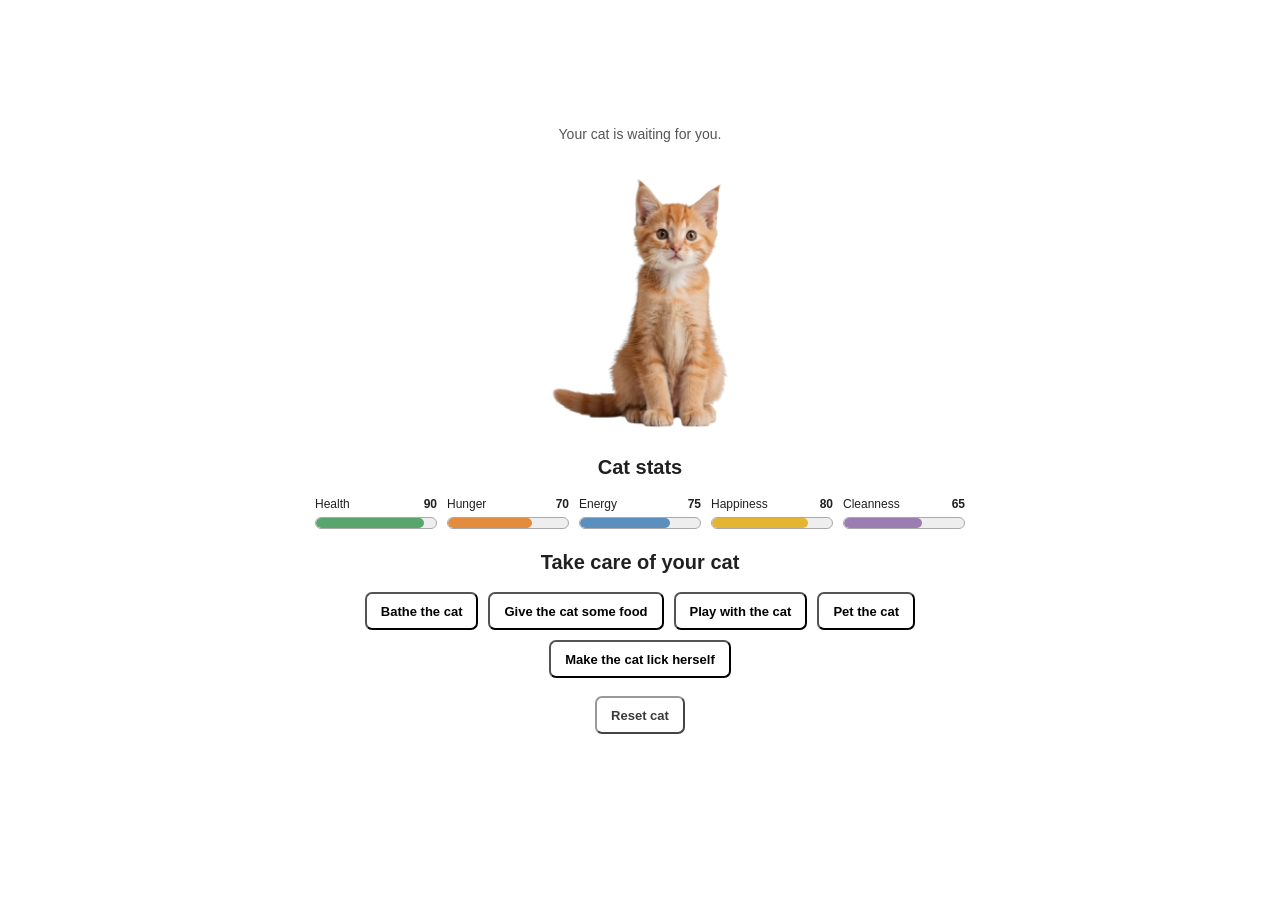
<file: index.html>
<!doctype html>
<html lang="en">
  <head>
    <meta charset="UTF-8" />
    <meta name="viewport" content="width=device-width, initial-scale=1.0" />
    <title>Take Care of The Cat</title>
    <link rel="stylesheet" href="style.css" />
  </head>
  <body>
    <main class="cat-page">
      <section class="cat-app">
        <p id="message" class="message">Your cat is waiting for you.</p>

        <div class="cat-picture">
          <img id="cat-image" src="assets/cat.png" alt="Your orange cat" />
          <img
            id="food-image"
            class="food-picture"
            src="assets/food.png"
            alt="Cat food"
          />
        </div>

        <section class="stats-box">
          <h2>Cat stats</h2>
          <div class="stats">
            <div class="stat">
              <div class="stat-title">
                <span>Health</span><strong id="health-number">90</strong>
              </div>
              <div class="stat-bar">
                <div id="health-bar" class="stat-fill green"></div>
              </div>
            </div>

            <div class="stat">
              <div class="stat-title">
                <span>Hunger</span><strong id="hunger-number">70</strong>
              </div>
              <div class="stat-bar">
                <div id="hunger-bar" class="stat-fill orange"></div>
              </div>
            </div>

            <div class="stat">
              <div class="stat-title">
                <span>Energy</span><strong id="energy-number">75</strong>
              </div>
              <div class="stat-bar">
                <div id="energy-bar" class="stat-fill blue"></div>
              </div>
            </div>

            <div class="stat">
              <div class="stat-title">
                <span>Happiness</span><strong id="happiness-number">80</strong>
              </div>
              <div class="stat-bar">
                <div id="happiness-bar" class="stat-fill yellow"></div>
              </div>
            </div>

            <div class="stat">
              <div class="stat-title">
                <span>Cleanness</span><strong id="cleanness-number">65</strong>
              </div>
              <div class="stat-bar">
                <div id="cleanness-bar" class="stat-fill purple"></div>
              </div>
            </div>
          </div>
        </section>

        <section class="actions-box">
          <h2>Take care of your cat</h2>
          <div class="actions">
            <button class="action-button" onclick="doAction('bath')">
              Bathe the cat
            </button>
            <button class="action-button" onclick="doAction('eat')">
              Give the cat some food
            </button>
            <button class="action-button" onclick="doAction('play')">
              Play with the cat
            </button>
            <button class="action-button" onclick="doAction('pet')">
              Pet the cat
            </button>
            <button class="action-button" onclick="doAction('lick')">
              Make the cat lick herself
            </button>
          </div>
          <button class="reset-button" onclick="resetGame()">Reset cat</button>
        </section>
      </section>
    </main>

    <script src="script.js"></script>
  </body>
</html>
</file>
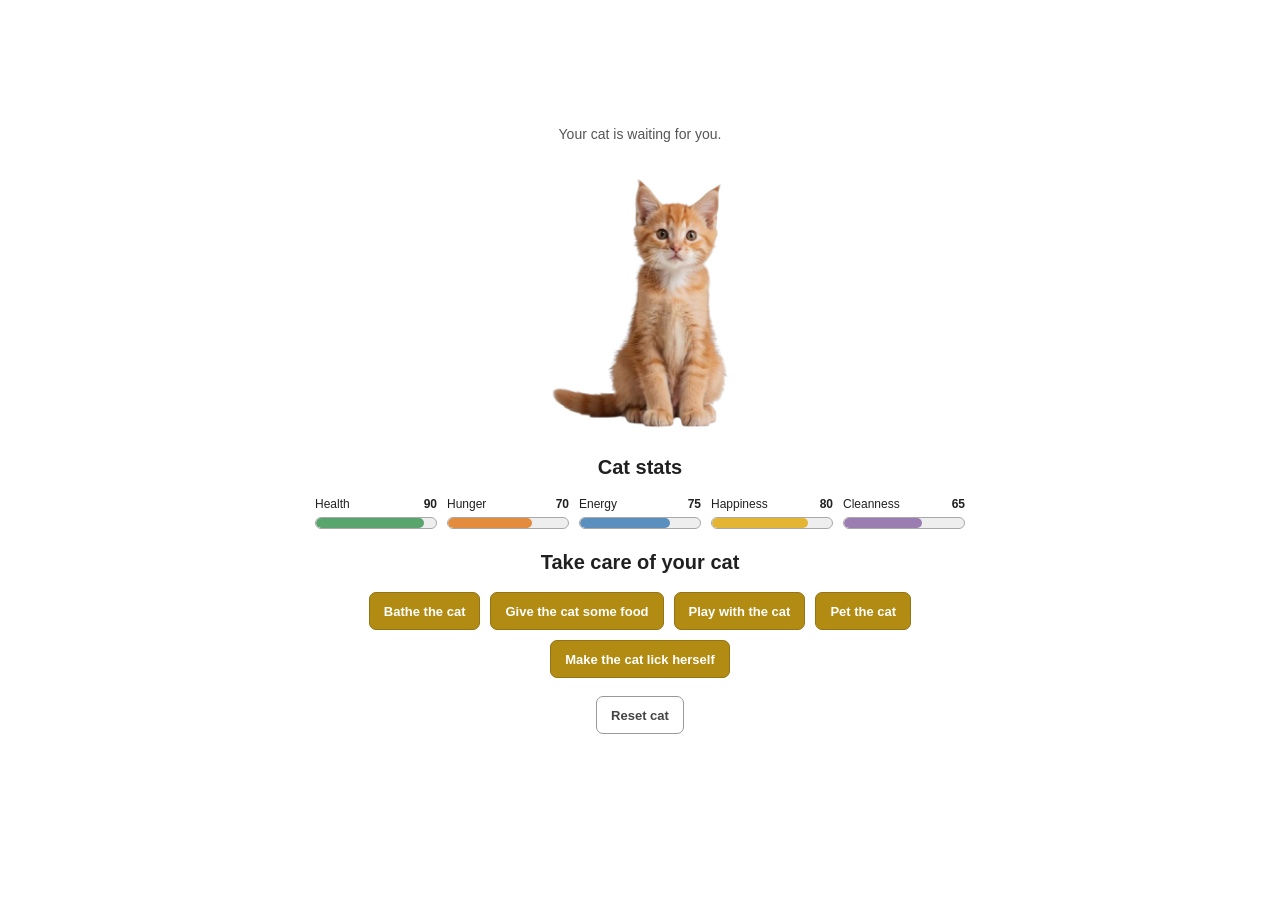
<file: cat.html>
<!doctype html>
<html lang="en">
  <head>
    <meta charset="UTF-8" />
    <meta name="viewport" content="width=device-width, initial-scale=1.0" />
    <title>Ask Cat</title>
    <link rel="stylesheet" href="style2.css" />
  </head>
  <body>
    <main class="cat-page">
      <section class="cat-app">
        <p id="message" class="message">Your cat is waiting for you.</p>

        <div class="cat-picture">
          <img id="cat-image" src="assets/cat.png" alt="Your orange cat" />
          <img
            id="food-image"
            class="food-picture"
            src="assets/food.png"
            alt="Cat food"
          />
        </div>

        <section class="stats-box">
          <h2>Cat stats</h2>
          <div class="stats">
            <div class="stat">
              <div class="stat-title">
                <span>Health</span><strong id="health-number">90</strong>
              </div>
              <div class="stat-bar">
                <div id="health-bar" class="stat-fill green"></div>
              </div>
            </div>

            <div class="stat">
              <div class="stat-title">
                <span>Hunger</span><strong id="hunger-number">70</strong>
              </div>
              <div class="stat-bar">
                <div id="hunger-bar" class="stat-fill orange"></div>
              </div>
            </div>

            <div class="stat">
              <div class="stat-title">
                <span>Energy</span><strong id="energy-number">75</strong>
              </div>
              <div class="stat-bar">
                <div id="energy-bar" class="stat-fill blue"></div>
              </div>
            </div>

            <div class="stat">
              <div class="stat-title">
                <span>Happiness</span><strong id="happiness-number">80</strong>
              </div>
              <div class="stat-bar">
                <div id="happiness-bar" class="stat-fill yellow"></div>
              </div>
            </div>

            <div class="stat">
              <div class="stat-title">
                <span>Cleanness</span><strong id="cleanness-number">65</strong>
              </div>
              <div class="stat-bar">
                <div id="cleanness-bar" class="stat-fill purple"></div>
              </div>
            </div>
          </div>
        </section>

        <section class="actions-box">
          <h2>Take care of your cat</h2>
          <div class="actions">
            <button class="action-button" onclick="doAction('bath')">
              Bathe the cat
            </button>
            <button class="action-button" onclick="doAction('eat')">
              Give the cat some food
            </button>
            <button class="action-button" onclick="doAction('play')">
              Play with the cat
            </button>
            <button class="action-button" onclick="doAction('pet')">
              Pet the cat
            </button>
            <button class="action-button" onclick="doAction('lick')">
              Make the cat lick herself
            </button>
          </div>
          <button class="reset-button" onclick="resetGame()">Reset cat</button>
        </section>
      </section>
    </main>

    <script src="script.js"></script>
  </body>
</html>
</file>
<file: style.css>
* {
  box-sizing: border-box;
}

body {
  margin: 0;
  background: white;
  color: #202020;
  font-family: Arial, Helvetica, sans-serif;
}

button,
input {
  font: inherit;
}

button {
  cursor: pointer;
}

button:focus-visible,
input:focus-visible {
  outline: 3px solid #c79a18;
  outline-offset: 2px;
}

.cat-page {
  min-height: 100vh;
  padding: 110px 20px 40px;
}

.cat-app {
  width: 100%;
  max-width: 650px;
  margin: 0 auto;
  text-align: center;
}

h1 {
  margin: 0 0 55px;
  font-size: 28px;
  line-height: 1.2;
}

h2 {
  margin: 0 0 18px;
  font-size: 20px;
}


.message {
  min-height: 24px;
  margin: 16px 0 4px;
  color: #555;
  font-size: 14px;
}

.cat-picture {
  position: relative;
  display: flex;
  align-items: flex-end;
  justify-content: center;
  height: 280px;
  margin: 0 auto 20px;
  overflow: hidden;
}

#cat-image {
  width: 220px;
  max-height: 270px;
  object-fit: contain;
  animation: cat-appear 0.35s ease-out;
}

.food-picture {
  position: absolute;
  right: 28%;
  bottom: 45px;
  width: 55px;
  height: 55px;
  object-fit: contain;
  animation: food-pop 0.4s ease-out;
}

.stats-box,
.actions-box {
  width: 100%;
  margin: 22px auto 0;
}

.stats {
  display: grid;
  grid-template-columns: repeat(5, 1fr);
  gap: 10px;
  text-align: left;
}

.stat {
  min-width: 0;
}

.stat-title {
  display: flex;
  justify-content: space-between;
  gap: 4px;
  margin-bottom: 6px;
  font-size: 12px;
}

.stat-title strong {
  font-size: 12px;
}

.stat-bar {
  height: 12px;
  overflow: hidden;
  border: 1px solid #a9a9a9;
  border-radius: 10px;
  background: #eeeeee;
}

.stat-fill {
  height: 100%;
  border-radius: 10px;
  transition: width 0.3s ease;
}

.green {
  background: #58a66e;
}

.orange {
  background: #e38c3d;
}

.blue {
  background: #5b8fbe;
}

.yellow {
  background: #e4b532;
}

.purple {
  background: #9b7db1;
}

.actions {
  display: flex;
  flex-wrap: wrap;
  justify-content: center;
  gap: 10px;
}

.action-button,
.reset-button {
  min-height: 38px;
  padding: 8px 14px;
  border-radius: 7px;
  background: white;
  color: black;
  font-weight: bold;
  font-size: 13px;
}

.reset-button {
  margin-top: 18px;
  border-color: #999;
  background: white;
  color: rgb(59, 58, 58);
}

.action-button:hover, .reset-button:hover {
  background: #eeeeee;
}

@keyframes cat-appear {
  from {
    opacity: 0.5;
    transform: translateY(12px);
  }

  to {
    opacity: 1;
    transform: translateY(0);
  }
}

@keyframes food-pop {
  from {
    opacity: 0;
    transform: scale(0.6);
  }

  to {
    opacity: 1;
    transform: scale(1);
  }
}

@media (max-width: 600px) {
  .cat-page {
    padding-top: 70px;
  }

  h1 {
    margin-bottom: 35px;
    font-size: 25px;
  }

  .question-row {
    gap: 8px;
  }

  .question-row input {
    width: calc(100% - 110px);
  }

  .question-row button {
    min-width: 102px;
    padding: 0 10px;
  }

  .stats {
    grid-template-columns: repeat(2, 1fr);
    gap: 14px 12px;
  }

  .cat-picture {
    height: 240px;
  }

  #cat-image {
    max-height: 235px;
  }

  .food-picture {
    right: 17%;
  }
}
</file>
<file: style2.css>
* {
  box-sizing: border-box;
}

body {
  margin: 0;
  background: white;
  color: #202020;
  font-family: Arial, Helvetica, sans-serif;
}

button,
input {
  font: inherit;
}

button {
  cursor: pointer;
}

button:focus-visible,
input:focus-visible {
  outline: 3px solid #c79a18;
  outline-offset: 2px;
}

.cat-page {
  min-height: 100vh;
  padding: 110px 20px 40px;
}

.cat-app {
  width: 100%;
  max-width: 650px;
  margin: 0 auto;
  text-align: center;
}

h1 {
  margin: 0 0 55px;
  font-size: 28px;
  line-height: 1.2;
}

h2 {
  margin: 0 0 18px;
  font-size: 20px;
}

.question-row {
  display: flex;
  justify-content: center;
  gap: 16px;
  margin: 0 auto;
}

.question-row input {
  width: 270px;
  height: 38px;
  padding: 0 12px;
  border: 2px solid #334e68;
  border-radius: 7px;
  color: #222;
}

.question-row button {
  min-width: 120px;
  height: 38px;
  padding: 0 18px;
  border: 1px solid #947414;
  border-radius: 7px;
  background: #b28b13;
  color: white;
  font-weight: bold;
}

.question-row button:hover,
.action-button:hover {
  background: #96740c;
}

.message {
  min-height: 24px;
  margin: 16px 0 4px;
  color: #555;
  font-size: 14px;
}

.cat-picture {
  position: relative;
  display: flex;
  align-items: flex-end;
  justify-content: center;
  height: 280px;
  margin: 0 auto 20px;
  overflow: hidden;
}

#cat-image {
  width: 220px;
  max-height: 270px;
  object-fit: contain;
  animation: cat-appear 0.35s ease-out;
}

.food-picture {
  position: absolute;
  right: 28%;
  bottom: 45px;
  width: 55px;
  height: 55px;
  object-fit: contain;
  animation: food-pop 0.4s ease-out;
}

.stats-box,
.actions-box {
  width: 100%;
  margin: 22px auto 0;
}

.stats {
  display: grid;
  grid-template-columns: repeat(5, 1fr);
  gap: 10px;
  text-align: left;
}

.stat {
  min-width: 0;
}

.stat-title {
  display: flex;
  justify-content: space-between;
  gap: 4px;
  margin-bottom: 6px;
  font-size: 12px;
}

.stat-title strong {
  font-size: 12px;
}

.stat-bar {
  height: 12px;
  overflow: hidden;
  border: 1px solid #a9a9a9;
  border-radius: 10px;
  background: #eeeeee;
}

.stat-fill {
  height: 100%;
  border-radius: 10px;
  transition: width 0.3s ease;
}

.green {
  background: #58a66e;
}

.orange {
  background: #e38c3d;
}

.blue {
  background: #5b8fbe;
}

.yellow {
  background: #e4b532;
}

.purple {
  background: #9b7db1;
}

.actions {
  display: flex;
  flex-wrap: wrap;
  justify-content: center;
  gap: 10px;
}

.action-button,
.reset-button {
  min-height: 38px;
  padding: 8px 14px;
  border: 1px solid #947414;
  border-radius: 7px;
  background: #b28b13;
  color: white;
  font-weight: bold;
  font-size: 13px;
}

.reset-button {
  margin-top: 18px;
  border-color: #999;
  background: white;
  color: #444;
}

.reset-button:hover {
  background: #eeeeee;
}

@keyframes cat-appear {
  from {
    opacity: 0.5;
    transform: translateY(12px);
  }

  to {
    opacity: 1;
    transform: translateY(0);
  }
}

@keyframes food-pop {
  from {
    opacity: 0;
    transform: scale(0.6);
  }

  to {
    opacity: 1;
    transform: scale(1);
  }
}

@media (max-width: 600px) {
  .cat-page {
    padding-top: 70px;
  }

  h1 {
    margin-bottom: 35px;
    font-size: 25px;
  }

  .question-row {
    gap: 8px;
  }

  .question-row input {
    width: calc(100% - 110px);
  }

  .question-row button {
    min-width: 102px;
    padding: 0 10px;
  }

  .stats {
    grid-template-columns: repeat(2, 1fr);
    gap: 14px 12px;
  }

  .cat-picture {
    height: 240px;
  }

  #cat-image {
    max-height: 235px;
  }

  .food-picture {
    right: 17%;
  }
}
</file>
